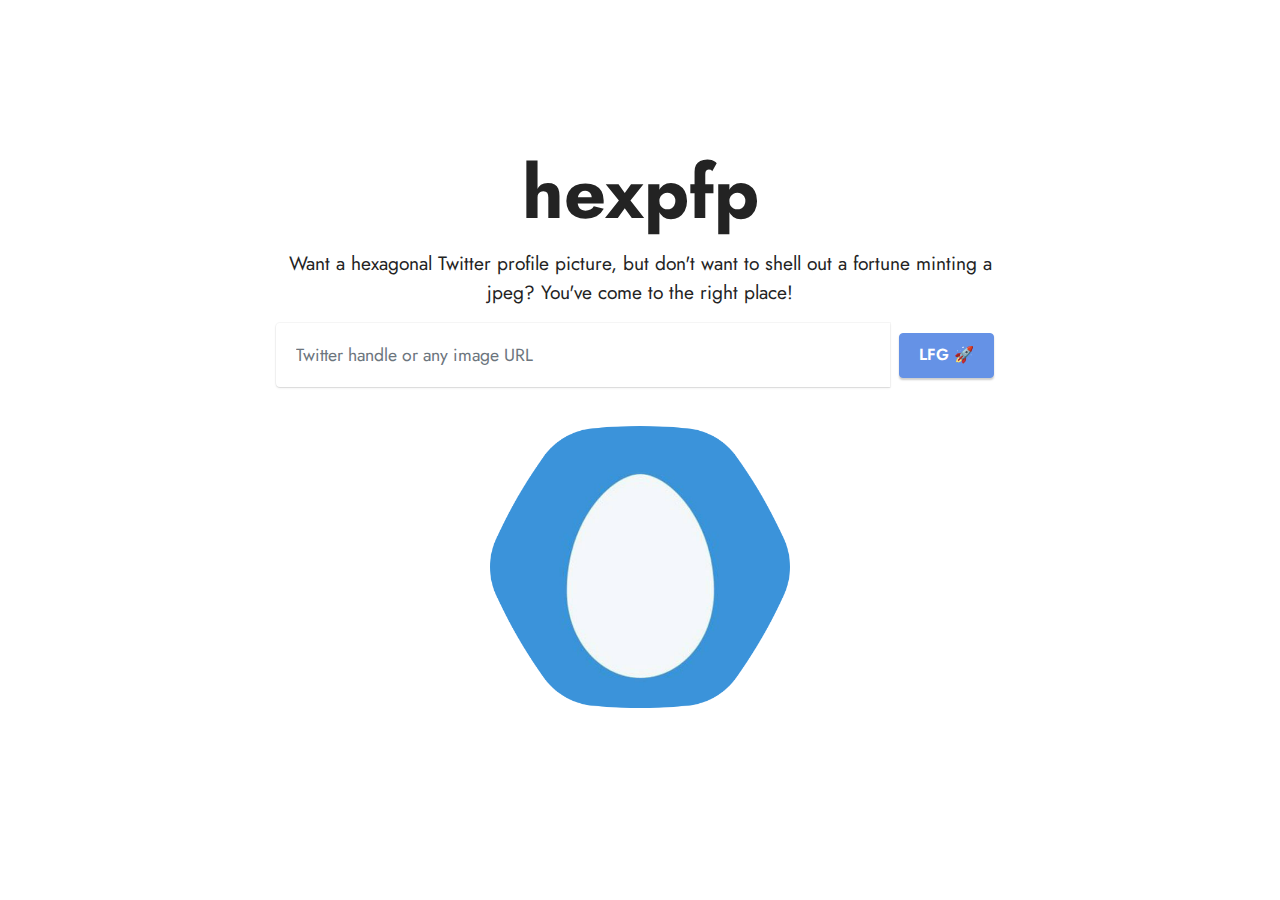
<file: index.html>
<!DOCTYPE html>
<html>

<head>
    <!-- Site made with Mobirise Website Builder v5.5.8, https://mobirise.com -->
    <meta charset="UTF-8">
    <meta http-equiv="X-UA-Compatible" content="IE=edge">
    <meta name="viewport" content="width=device-width, initial-scale=1, minimum-scale=1">
    <link rel="shortcut icon" href="egg.png" type="image/x-icon">
    <meta name="description" content="">
    <style>
        canvas {
            padding: 0;
            margin: auto;
            display: block;
            width: 500px;
        }
    </style>
    <title>hexpfp</title>
    <link rel="stylesheet" href="assets/bootstrap/css/bootstrap.min.css">
    <link rel="stylesheet" href="assets/bootstrap/css/bootstrap-grid.min.css">
    <link rel="stylesheet" href="assets/bootstrap/css/bootstrap-reboot.min.css">
    <link rel="stylesheet" href="assets/theme/css/style.css">
    <link rel="preload"
        href="https://fonts.googleapis.com/css?family=Jost:100,200,300,400,500,600,700,800,900,100i,200i,300i,400i,500i,600i,700i,800i,900i&display=swap"
        as="style" onload="this.onload=null;this.rel='stylesheet'">
    <noscript>
        <link rel="stylesheet"
            href="https://fonts.googleapis.com/css?family=Jost:100,200,300,400,500,600,700,800,900,100i,200i,300i,400i,500i,600i,700i,800i,900i&display=swap">
    </noscript>
    <link rel="preload" as="style" href="assets/mobirise/css/mbr-additional.css">
    <link rel="stylesheet" href="assets/mobirise/css/mbr-additional.css" type="text/css">
    <script>
        /**
        * By Ken Fyrstenberg Nilsen
        *
        * drawImageProp(context, image [, x, y, width, height [,offsetX, offsetY]])
        *
        * If image and context are only arguments rectangle will equal canvas
        */
        function drawImageProp(ctx, img, x, y, w, h, offsetX, offsetY) {

            if (arguments.length === 2) {
                x = y = 0;
                w = ctx.canvas.width;
                h = ctx.canvas.height;
            }

            // default offset is center
            offsetX = typeof offsetX === "number" ? offsetX : 0.5;
            offsetY = typeof offsetY === "number" ? offsetY : 0.5;

            // keep bounds [0.0, 1.0]
            if (offsetX < 0) offsetX = 0;
            if (offsetY < 0) offsetY = 0;
            if (offsetX > 1) offsetX = 1;
            if (offsetY > 1) offsetY = 1;

            var iw = img.width,
                ih = img.height,
                r = Math.min(w / iw, h / ih),
                nw = iw * r,   // new prop. width
                nh = ih * r,   // new prop. height
                cx, cy, cw, ch, ar = 1;

            // decide which gap to fill    
            if (nw < w) ar = w / nw;
            if (Math.abs(ar - 1) < 1e-14 && nh < h) ar = h / nh;  // updated
            nw *= ar;
            nh *= ar;

            // calc source rectangle
            cw = iw / (nw / w);
            ch = ih / (nh / h);

            cx = (iw - cw) * offsetX;
            cy = (ih - ch) * offsetY;

            // make sure source rectangle is valid
            if (cx < 0) cx = 0;
            if (cy < 0) cy = 0;
            if (cw > iw) cw = iw;
            if (ch > ih) ch = ih;

            // fill image in dest. rectangle
            ctx.drawImage(img, cx, cy, cw, ch, x, y, w, h);
        }
    </script>

    <script>
        var download = function () {
            var link = document.createElement('a');
            link.download = 'hexpfp.jpg';
            link.href = document.getElementById('myCanvas').toDataURL()
            link.click();
        }
    </script>
    <!-- Global site tag (gtag.js) - Google Analytics -->
    <script async src="https://www.googletagmanager.com/gtag/js?id=G-CQMLFTJLY4"></script>
    <script>
        window.dataLayer = window.dataLayer || [];
        function gtag() { dataLayer.push(arguments); }
        gtag('js', new Date());

        gtag('config', 'G-CQMLFTJLY4');

    </script>
</head>

<body>

    <section data-bs-version="5.1" class="header16 cid-sV5UiUUqaT mbr-fullscreen" id="header16-o">

        <div class="container">
            <div class="row justify-content-center">
                <div class="col-12 col-lg-8">
                    <h1 class="mbr-section-title mbr-fonts-style mb-3 display-1"><strong>hexpfp</strong></h1>
                    <p class="mbr-text mbr-fonts-style display-7">
                        Want a hexagonal Twitter profile picture, but don't want to shell out a fortune minting a
                        jpeg? You've come to the right place!</p>
                    <div id='screen1' style="display: block;">
                        <div class="input-group ">
                            <input id="enteredValue" type="text" class="form-control"
                                placeholder="Twitter handle or any image URL">
                            <div class="input-group-append">
                                <button onclick="LFG()" class="btn btn-primary" type="button">LFG 🚀</button>
                            </div>
                        </div>
                        <div style="/*border: 1px black solid;*/ width: 300px; margin: 30px auto;">
                            <img src='egg.jpg'>
                        </div>
                    </div>
                    <div id='screen2' style="display: none;">
                        <div id='loader' style="/*border: 1px black solid;*/ width: 64px; margin: 0 auto;">
                            <img src='btc_spin.gif'>
                        </div>
                        <div id='screen2Content' style="display: none;">
                            <div width="500px" height="500px" style="/*border: 1px black solid;*/">

                                <canvas id="myCanvas" width="500" height="500" style="/*border: 1px black solid;*/">
                                </canvas>
                            </div>
                            <div class="mbr-section-btn mt-3" onclick="download()"><a
                                    class="btn btn-primary display-4"><strike>Mint</strike>&nbsp;Download!</a>
                            </div>
                        </div>
                    </div>

                </div>
            </div>
        </div>
    </section>

    <script src="assets/bootstrap/js/bootstrap.bundle.min.js"></script>
    <script src="assets/smoothscroll/smooth-scroll.js"></script>

    <script>
        var Draw = function (url) {
            var c = document.getElementById("myCanvas");
            var ctx = c.getContext("2d");

            ctx.fillStyle = "white";
            ctx.fillRect(0, 0, c.width, c.height);
            // Our guide circle to make sure the image fits
            /*
            ctx.beginPath();
            ctx.arc(250, 250, 250, 0, 2 * Math.PI);
            ctx.stroke();
            */

            ctx.scale(2.5, 2.5)
            let p = new Path2D('M193.248 69.51C185.95 54.1634 177.44 39.4234 167.798 25.43L164.688 20.96C160.859 15.4049 155.841 10.7724 149.998 7.3994C144.155 4.02636 137.633 1.99743 130.908 1.46004L125.448 1.02004C108.508 -0.340012 91.4873 -0.340012 74.5479 1.02004L69.0879 1.46004C62.3625 1.99743 55.8413 4.02636 49.9981 7.3994C44.155 10.7724 39.1367 15.4049 35.3079 20.96L32.1979 25.47C22.5561 39.4634 14.0458 54.2034 6.74789 69.55L4.39789 74.49C1.50233 80.5829 0 87.2441 0 93.99C0 100.736 1.50233 107.397 4.39789 113.49L6.74789 118.43C14.0458 133.777 22.5561 148.517 32.1979 162.51L35.3079 167.02C39.1367 172.575 44.155 177.208 49.9981 180.581C55.8413 183.954 62.3625 185.983 69.0879 186.52L74.5479 186.96C91.4873 188.32 108.508 188.32 125.448 186.96L130.908 186.52C137.638 185.976 144.163 183.938 150.006 180.554C155.85 177.17 160.865 172.526 164.688 166.96L167.798 162.45C177.44 148.457 185.95 133.717 193.248 118.37L195.598 113.43C198.493 107.337 199.996 100.676 199.996 93.93C199.996 87.1841 198.493 80.5229 195.598 74.43L193.248 69.51Z');
            ctx.translate(0, 6);
            //ctx.fill(p) 

            ctx.clip(p)
            ctx.scale(1, 1);
            var img = new Image();   // Create new img element
            img.setAttribute('crossOrigin', 'anonymous');
            img.src = url; // Set source path


            img.addEventListener('load', function () {
                // execute drawImage statements here
                document.getElementById("loader").style.display = "None";
                document.getElementById("screen2Content").style.display = "Block";
                drawImageProp(ctx, img, 0, 0, 200, 200);
            }, false);
        }

        function is_url(str) {
            regexp = /^(?:(?:https?|ftp):\/\/)?(?:(?!(?:10|127)(?:\.\d{1,3}){3})(?!(?:169\.254|192\.168)(?:\.\d{1,3}){2})(?!172\.(?:1[6-9]|2\d|3[0-1])(?:\.\d{1,3}){2})(?:[1-9]\d?|1\d\d|2[01]\d|22[0-3])(?:\.(?:1?\d{1,2}|2[0-4]\d|25[0-5])){2}(?:\.(?:[1-9]\d?|1\d\d|2[0-4]\d|25[0-4]))|(?:(?:[a-z\u00a1-\uffff0-9]-*)*[a-z\u00a1-\uffff0-9]+)(?:\.(?:[a-z\u00a1-\uffff0-9]-*)*[a-z\u00a1-\uffff0-9]+)*(?:\.(?:[a-z\u00a1-\uffff]{2,})))(?::\d{2,5})?(?:\/\S*)?$/;
            if (regexp.test(str)) {
                return true;
            }
            else {
                return false;
            }
        }

        function LFG() {
            var input = document.getElementById('enteredValue').value

            if (input.length < 3) {
                alert('Not a valid input')
                return
            }
            //ga('send', 'event', 'Inputs', input);
            document.getElementById("screen1").style.display = "None";
            document.getElementById("screen2").style.display = "Block";
            if (is_url(input)) {
                Draw(input)
            }
            else {
                Draw('https://unavatar.io/twitter/' + input)
            }
        }
    </script>

</body>

</html>
</file>
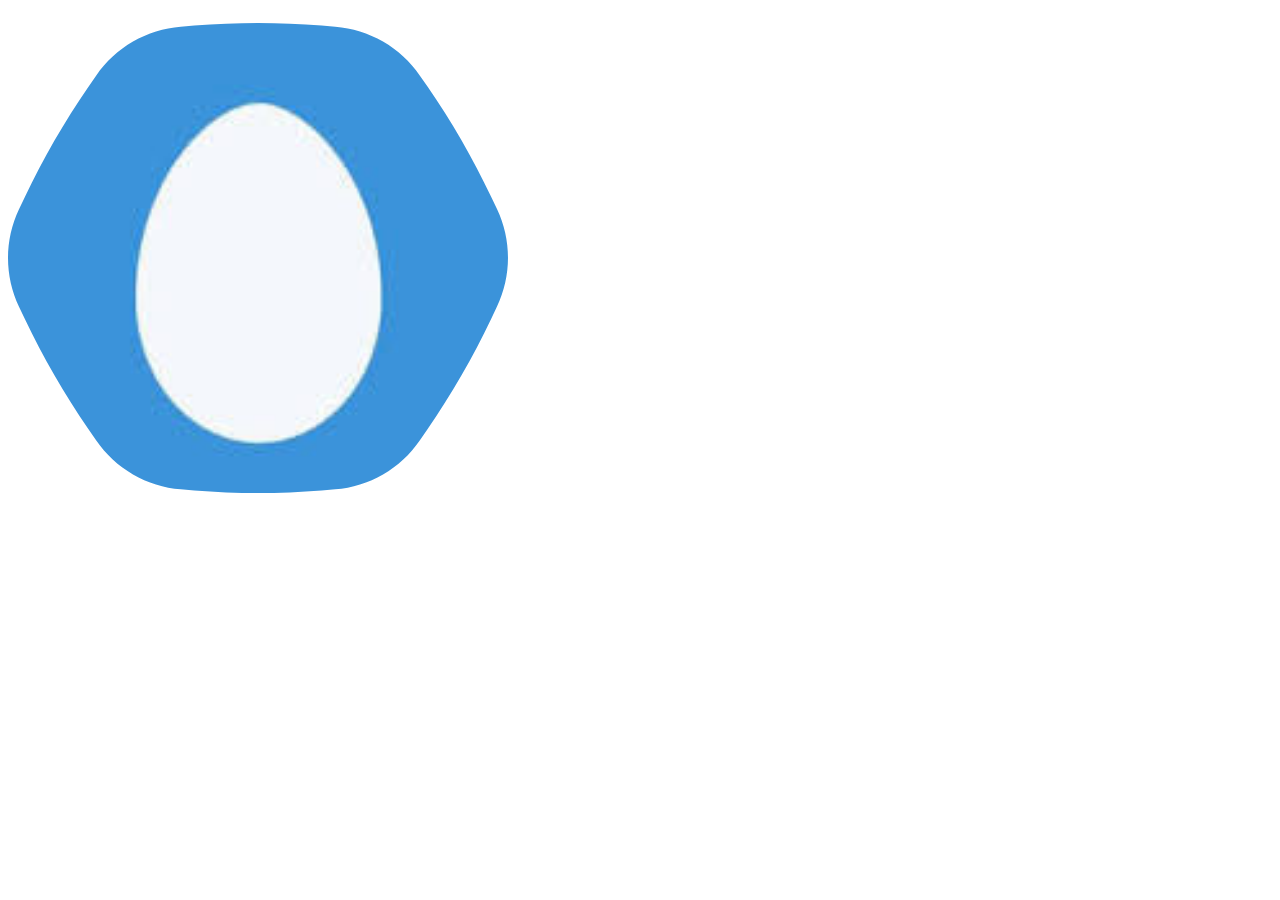
<file: canvas-test.html>
<html>
	<head>
		<script>
		/**
		* By Ken Fyrstenberg Nilsen
		*
		* drawImageProp(context, image [, x, y, width, height [,offsetX, offsetY]])
		*
		* If image and context are only arguments rectangle will equal canvas
		*/
		function drawImageProp(ctx, img, x, y, w, h, offsetX, offsetY) {

		if (arguments.length === 2) {
			x = y = 0;
			w = ctx.canvas.width;
			h = ctx.canvas.height;
		}

		// default offset is center
		offsetX = typeof offsetX === "number" ? offsetX : 0.5;
		offsetY = typeof offsetY === "number" ? offsetY : 0.5;

		// keep bounds [0.0, 1.0]
		if (offsetX < 0) offsetX = 0;
		if (offsetY < 0) offsetY = 0;
		if (offsetX > 1) offsetX = 1;
		if (offsetY > 1) offsetY = 1;

		var iw = img.width,
			ih = img.height,
			r = Math.min(w / iw, h / ih),
			nw = iw * r,   // new prop. width
			nh = ih * r,   // new prop. height
			cx, cy, cw, ch, ar = 1;

		// decide which gap to fill    
		if (nw < w) ar = w / nw;                             
		if (Math.abs(ar - 1) < 1e-14 && nh < h) ar = h / nh;  // updated
		nw *= ar;
		nh *= ar;

		// calc source rectangle
		cw = iw / (nw / w);
		ch = ih / (nh / h);

		cx = (iw - cw) * offsetX;
		cy = (ih - ch) * offsetY;

		// make sure source rectangle is valid
		if (cx < 0) cx = 0;
		if (cy < 0) cy = 0;
		if (cw > iw) cw = iw;
		if (ch > ih) ch = ih;

		// fill image in dest. rectangle
		ctx.drawImage(img, cx, cy, cw, ch,  x, y, w, h);
		}
		</script>
	</head>
	<body>
		<canvas id="myCanvas" width="500" height="500"  style="/*border: 1px black solid;*/" >
		</canvas>
		<script>
			var c = document.getElementById("myCanvas");
			var ctx = c.getContext("2d");
			/*
			ctx.fillStyle = "white";
			ctx.fillRect(0, 0, c.width, c.height);*/
			// Our guide circle to make sure the image fits
			/*
			ctx.beginPath();
			ctx.arc(250, 250, 250, 0, 2 * Math.PI);
			ctx.stroke();
			*/
			
			ctx.scale(2.5,2.5)
			let p = new Path2D('M193.248 69.51C185.95 54.1634 177.44 39.4234 167.798 25.43L164.688 20.96C160.859 15.4049 155.841 10.7724 149.998 7.3994C144.155 4.02636 137.633 1.99743 130.908 1.46004L125.448 1.02004C108.508 -0.340012 91.4873 -0.340012 74.5479 1.02004L69.0879 1.46004C62.3625 1.99743 55.8413 4.02636 49.9981 7.3994C44.155 10.7724 39.1367 15.4049 35.3079 20.96L32.1979 25.47C22.5561 39.4634 14.0458 54.2034 6.74789 69.55L4.39789 74.49C1.50233 80.5829 0 87.2441 0 93.99C0 100.736 1.50233 107.397 4.39789 113.49L6.74789 118.43C14.0458 133.777 22.5561 148.517 32.1979 162.51L35.3079 167.02C39.1367 172.575 44.155 177.208 49.9981 180.581C55.8413 183.954 62.3625 185.983 69.0879 186.52L74.5479 186.96C91.4873 188.32 108.508 188.32 125.448 186.96L130.908 186.52C137.638 185.976 144.163 183.938 150.006 180.554C155.85 177.17 160.865 172.526 164.688 166.96L167.798 162.45C177.44 148.457 185.95 133.717 193.248 118.37L195.598 113.43C198.493 107.337 199.996 100.676 199.996 93.93C199.996 87.1841 198.493 80.5229 195.598 74.43L193.248 69.51Z');
			ctx.translate(0, 6);
			//ctx.fill(p) 
			
			ctx.clip(p)
			ctx.scale(1, 1);
			var img = new Image();   // Create new img element
			img.setAttribute('crossOrigin', 'anonymous');
			img.src = '[data-uri]'; // Set source path
			img.addEventListener('load', function() {
			// execute drawImage statements here
				drawImageProp(ctx, img, 0, 0, 200, 200);
				
			}, false);
			
			</script>
			<script>
				var download = function(){
					var link = document.createElement('a');
					link.download = 'egg.png';
					link.href = document.getElementById('myCanvas').toDataURL()
					link.click();
				}
			</script>
	</body>
</html>
</file>
<file: assets/theme/css/style.css>
@charset "UTF-8";
section {
  background-color: #ffffff;
}

body {
  font-style: normal;
  line-height: 1.5;
  font-weight: 400;
  color: #232323;
  position: relative;
}

button {
  background-color: transparent;
  border-color: transparent;
}

section,
.container,
.container-fluid {
  position: relative;
  word-wrap: break-word;
}

a.mbr-iconfont:hover {
  text-decoration: none;
}

.article .lead p,
.article .lead ul,
.article .lead ol,
.article .lead pre,
.article .lead blockquote {
  margin-bottom: 0;
}

a {
  font-style: normal;
  font-weight: 400;
  cursor: pointer;
}
a, a:hover {
  text-decoration: none;
}

.mbr-section-title {
  font-style: normal;
  line-height: 1.3;
}

.mbr-section-subtitle {
  line-height: 1.3;
}

.mbr-text {
  font-style: normal;
  line-height: 1.7;
}

h1,
h2,
h3,
h4,
h5,
h6,
.display-1,
.display-2,
.display-4,
.display-5,
.display-7,
span,
p,
a {
  line-height: 1;
  word-break: break-word;
  word-wrap: break-word;
  font-weight: 400;
}

b,
strong {
  font-weight: bold;
}

input:-webkit-autofill, input:-webkit-autofill:hover, input:-webkit-autofill:focus, input:-webkit-autofill:active {
  transition-delay: 9999s;
  -webkit-transition-property: background-color, color;
  transition-property: background-color, color;
}

textarea[type=hidden] {
  display: none;
}

section {
  background-position: 50% 50%;
  background-repeat: no-repeat;
  background-size: cover;
}
section .mbr-background-video,
section .mbr-background-video-preview {
  position: absolute;
  bottom: 0;
  left: 0;
  right: 0;
  top: 0;
}

.hidden {
  visibility: hidden;
}

.mbr-z-index20 {
  z-index: 20;
}

/*! Base colors */
.mbr-white {
  color: #ffffff;
}

.mbr-black {
  color: #111111;
}

.mbr-bg-white {
  background-color: #ffffff;
}

.mbr-bg-black {
  background-color: #000000;
}

/*! Text-aligns */
.align-left {
  text-align: left;
}

.align-center {
  text-align: center;
}

.align-right {
  text-align: right;
}

/*! Font-weight  */
.mbr-light {
  font-weight: 300;
}

.mbr-regular {
  font-weight: 400;
}

.mbr-semibold {
  font-weight: 500;
}

.mbr-bold {
  font-weight: 700;
}

/*! Media  */
.media-content {
  flex-basis: 100%;
}

.media-container-row {
  display: flex;
  flex-direction: row;
  flex-wrap: wrap;
  justify-content: center;
  align-content: center;
  align-items: start;
}
.media-container-row .media-size-item {
  width: 400px;
}

.media-container-column {
  display: flex;
  flex-direction: column;
  flex-wrap: wrap;
  justify-content: center;
  align-content: center;
  align-items: stretch;
}
.media-container-column > * {
  width: 100%;
}

@media (min-width: 992px) {
  .media-container-row {
    flex-wrap: nowrap;
  }
}
figure {
  margin-bottom: 0;
  overflow: hidden;
}

figure[mbr-media-size] {
  transition: width 0.1s;
}

img,
iframe {
  display: block;
  width: 100%;
}

.card {
  background-color: transparent;
  border: none;
}

.card-box {
  width: 100%;
}

.card-img {
  text-align: center;
  flex-shrink: 0;
  -webkit-flex-shrink: 0;
}

.media {
  max-width: 100%;
  margin: 0 auto;
}

.mbr-figure {
  align-self: center;
}

.media-container > div {
  max-width: 100%;
}

.mbr-figure img,
.card-img img {
  width: 100%;
}

@media (max-width: 991px) {
  .media-size-item {
    width: auto !important;
  }

  .media {
    width: auto;
  }

  .mbr-figure {
    width: 100% !important;
  }
}
/*! Buttons */
.mbr-section-btn {
  margin-left: -0.6rem;
  margin-right: -0.6rem;
  font-size: 0;
}

.btn {
  font-weight: 600;
  border-width: 1px;
  font-style: normal;
  margin: 0.6rem 0.6rem;
  white-space: normal;
  transition: all 0.2s ease-in-out;
  display: inline-flex;
  align-items: center;
  justify-content: center;
  word-break: break-word;
}

.btn-sm {
  font-weight: 600;
  letter-spacing: 0px;
  transition: all 0.3s ease-in-out;
}

.btn-md {
  font-weight: 600;
  letter-spacing: 0px;
  transition: all 0.3s ease-in-out;
}

.btn-lg {
  font-weight: 600;
  letter-spacing: 0px;
  transition: all 0.3s ease-in-out;
}

.btn-form {
  margin: 0;
}
.btn-form:hover {
  cursor: pointer;
}

nav .mbr-section-btn {
  margin-left: 0rem;
  margin-right: 0rem;
}

/*! Btn icon margin */
.btn .mbr-iconfont,
.btn.btn-sm .mbr-iconfont {
  order: 1;
  cursor: pointer;
  margin-left: 0.5rem;
  vertical-align: sub;
}

.btn.btn-md .mbr-iconfont,
.btn.btn-md .mbr-iconfont {
  margin-left: 0.8rem;
}

.mbr-regular {
  font-weight: 400;
}

.mbr-semibold {
  font-weight: 500;
}

.mbr-bold {
  font-weight: 700;
}

[type=submit] {
  -webkit-appearance: none;
}

/*! Full-screen */
.mbr-fullscreen .mbr-overlay {
  min-height: 100vh;
}

.mbr-fullscreen {
  display: flex;
  display: -moz-flex;
  display: -ms-flex;
  display: -o-flex;
  align-items: center;
  min-height: 100vh;
  padding-top: 3rem;
  padding-bottom: 3rem;
}

/*! Map */
.map {
  height: 25rem;
  position: relative;
}
.map iframe {
  width: 100%;
  height: 100%;
}

/*! Scroll to top arrow */
.mbr-arrow-up {
  bottom: 25px;
  right: 90px;
  position: fixed;
  text-align: right;
  z-index: 5000;
  color: #ffffff;
  font-size: 22px;
}

.mbr-arrow-up a {
  background: rgba(0, 0, 0, 0.2);
  border-radius: 50%;
  color: #fff;
  display: inline-block;
  height: 60px;
  width: 60px;
  border: 2px solid #fff;
  outline-style: none !important;
  position: relative;
  text-decoration: none;
  transition: all 0.3s ease-in-out;
  cursor: pointer;
  text-align: center;
}
.mbr-arrow-up a:hover {
  background-color: rgba(0, 0, 0, 0.4);
}
.mbr-arrow-up a i {
  line-height: 60px;
}

.mbr-arrow-up-icon {
  display: block;
  color: #fff;
}

.mbr-arrow-up-icon::before {
  content: "›";
  display: inline-block;
  font-family: serif;
  font-size: 22px;
  line-height: 1;
  font-style: normal;
  position: relative;
  top: 6px;
  left: -4px;
  transform: rotate(-90deg);
}

/*! Arrow Down */
.mbr-arrow {
  position: absolute;
  bottom: 45px;
  left: 50%;
  width: 60px;
  height: 60px;
  cursor: pointer;
  background-color: rgba(80, 80, 80, 0.5);
  border-radius: 50%;
  transform: translateX(-50%);
}
@media (max-width: 767px) {
  .mbr-arrow {
    display: none;
  }
}
.mbr-arrow > a {
  display: inline-block;
  text-decoration: none;
  outline-style: none;
  -webkit-animation: arrowdown 1.7s ease-in-out infinite;
          animation: arrowdown 1.7s ease-in-out infinite;
  color: #ffffff;
}
.mbr-arrow > a > i {
  position: absolute;
  top: -2px;
  left: 15px;
  font-size: 2rem;
}

#scrollToTop a i::before {
  content: "";
  position: absolute;
  display: block;
  border-bottom: 2.5px solid #fff;
  border-left: 2.5px solid #fff;
  width: 27.8%;
  height: 27.8%;
  left: 50%;
  top: 51%;
  transform: translateY(-30%) translateX(-50%) rotate(135deg);
}

@keyframes arrowdown {
  0% {
    transform: translateY(0px);
  }
  50% {
    transform: translateY(-5px);
  }
  100% {
    transform: translateY(0px);
  }
}
@-webkit-keyframes arrowdown {
  0% {
    transform: translateY(0px);
  }
  50% {
    transform: translateY(-5px);
  }
  100% {
    transform: translateY(0px);
  }
}
@media (max-width: 500px) {
  .mbr-arrow-up {
    left: 0;
    right: 0;
    text-align: center;
  }
}
/*Gradients animation*/
@keyframes gradient-animation {
  from {
    background-position: 0% 100%;
    -webkit-animation-timing-function: ease-in-out;
            animation-timing-function: ease-in-out;
  }
  to {
    background-position: 100% 0%;
    -webkit-animation-timing-function: ease-in-out;
            animation-timing-function: ease-in-out;
  }
}
@-webkit-keyframes gradient-animation {
  from {
    background-position: 0% 100%;
    -webkit-animation-timing-function: ease-in-out;
            animation-timing-function: ease-in-out;
  }
  to {
    background-position: 100% 0%;
    -webkit-animation-timing-function: ease-in-out;
            animation-timing-function: ease-in-out;
  }
}
.bg-gradient {
  background-size: 200% 200%;
  animation: gradient-animation 5s infinite alternate;
  -webkit-animation: gradient-animation 5s infinite alternate;
}

.menu .navbar-brand {
  display: -webkit-flex;
}
.menu .navbar-brand span {
  display: flex;
  display: -webkit-flex;
}
.menu .navbar-brand .navbar-caption-wrap {
  display: -webkit-flex;
}
.menu .navbar-brand .navbar-logo img {
  display: -webkit-flex;
  width: auto;
}
@media (min-width: 768px) and (max-width: 991px) {
  .menu .navbar-toggleable-sm .navbar-nav {
    display: -ms-flexbox;
  }
}
@media (max-width: 991px) {
  .menu .navbar-collapse {
    max-height: 93.5vh;
  }
  .menu .navbar-collapse.show {
    overflow: auto;
  }
}
@media (min-width: 992px) {
  .menu .navbar-nav.nav-dropdown {
    display: -webkit-flex;
  }
  .menu .navbar-toggleable-sm .navbar-collapse {
    display: -webkit-flex !important;
  }
  .menu .collapsed .navbar-collapse {
    max-height: 93.5vh;
  }
  .menu .collapsed .navbar-collapse.show {
    overflow: auto;
  }
}
@media (max-width: 767px) {
  .menu .navbar-collapse {
    max-height: 80vh;
  }
}

.nav-link .mbr-iconfont {
  margin-right: 0.5rem;
}

.navbar {
  display: -webkit-flex;
  -webkit-flex-wrap: wrap;
  -webkit-align-items: center;
  -webkit-justify-content: space-between;
}

.navbar-collapse {
  -webkit-flex-basis: 100%;
  -webkit-flex-grow: 1;
  -webkit-align-items: center;
}

.nav-dropdown .link {
  padding: 0.667em 1.667em !important;
  margin: 0 !important;
}

.nav {
  display: -webkit-flex;
  -webkit-flex-wrap: wrap;
}

.row {
  display: -webkit-flex;
  -webkit-flex-wrap: wrap;
}

.justify-content-center {
  -webkit-justify-content: center;
}

.form-inline {
  display: -webkit-flex;
}

.card-wrapper {
  -webkit-flex: 1;
}

.carousel-control {
  z-index: 10;
  display: -webkit-flex;
}

.carousel-controls {
  display: -webkit-flex;
}

.media {
  display: -webkit-flex;
}

.form-group:focus {
  outline: none;
}

.jq-selectbox__select {
  padding: 7px 0;
  position: relative;
}

.jq-selectbox__dropdown {
  overflow: hidden;
  border-radius: 10px;
  position: absolute;
  top: 100%;
  left: 0 !important;
  width: 100% !important;
}

.jq-selectbox__trigger-arrow {
  right: 0;
  transform: translateY(-50%);
}

.jq-selectbox li {
  padding: 1.07em 0.5em;
}

input[type=range] {
  padding-left: 0 !important;
  padding-right: 0 !important;
}

.modal-dialog,
.modal-content {
  height: 100%;
}

.modal-dialog .carousel-inner {
  height: calc(100vh - 1.75rem);
}
@media (max-width: 575px) {
  .modal-dialog .carousel-inner {
    height: calc(100vh - 1rem);
  }
}

.carousel-item {
  text-align: center;
}

.carousel-item img {
  margin: auto;
}

.navbar-toggler {
  align-self: flex-start;
  padding: 0.25rem 0.75rem;
  font-size: 1.25rem;
  line-height: 1;
  background: transparent;
  border: 1px solid transparent;
  border-radius: 0.25rem;
}

.navbar-toggler:focus,
.navbar-toggler:hover {
  text-decoration: none;
  box-shadow: none;
}

.navbar-toggler-icon {
  display: inline-block;
  width: 1.5em;
  height: 1.5em;
  vertical-align: middle;
  content: "";
  background: no-repeat center center;
  background-size: 100% 100%;
}

.navbar-toggler-left {
  position: absolute;
  left: 1rem;
}

.navbar-toggler-right {
  position: absolute;
  right: 1rem;
}

.card-img {
  width: auto;
}

.menu .navbar.collapsed:not(.beta-menu) {
  flex-direction: column;
}

.carousel-item.active,
.carousel-item-next,
.carousel-item-prev {
  display: flex;
}

.note-air-layout .dropup .dropdown-menu,
.note-air-layout .navbar-fixed-bottom .dropdown .dropdown-menu {
  bottom: initial !important;
}

html,
body {
  height: auto;
  min-height: 100vh;
}

.dropup .dropdown-toggle::after {
  display: none;
}

.form-asterisk {
  font-family: initial;
  position: absolute;
  top: -2px;
  font-weight: normal;
}

.form-control-label {
  position: relative;
  cursor: pointer;
  margin-bottom: 0.357em;
  padding: 0;
}

.alert {
  color: #ffffff;
  border-radius: 0;
  border: 0;
  font-size: 1.1rem;
  line-height: 1.5;
  margin-bottom: 1.875rem;
  padding: 1.25rem;
  position: relative;
  text-align: center;
}
.alert.alert-form::after {
  background-color: inherit;
  bottom: -7px;
  content: "";
  display: block;
  height: 14px;
  left: 50%;
  margin-left: -7px;
  position: absolute;
  transform: rotate(45deg);
  width: 14px;
}

.form-control {
  background-color: #ffffff;
  background-clip: border-box;
  color: #232323;
  line-height: 1rem !important;
  height: auto;
  padding: 0.6rem 1.2rem;
  transition: border-color 0.25s ease 0s;
  border: 1px solid transparent !important;
  border-radius: 4px;
  box-shadow: rgba(0, 0, 0, 0.07) 0px 1px 1px 0px, rgba(0, 0, 0, 0.07) 0px 1px 3px 0px, rgba(0, 0, 0, 0.03) 0px 0px 0px 1px;
}
.form-active .form-control:invalid {
  border-color: red;
}

form .row {
  margin-left: -0.6rem;
  margin-right: -0.6rem;
}
form .row [class*=col] {
  padding-left: 0.6rem;
  padding-right: 0.6rem;
}

form .mbr-section-btn {
  margin: 0;
  padding-left: 0.6rem;
  padding-right: 0.6rem;
}

form .btn {
  display: flex;
  padding: 0.6rem 1.2rem;
  margin: 0;
}

form .form-check-input {
  margin-top: 0.5;
}

textarea.form-control {
  line-height: 1.5rem !important;
}

.form-group {
  margin-bottom: 1.2rem;
}

.form-control,
form .btn {
  min-height: 48px;
}

.gdpr-block label span.textGDPR input[name=gdpr] {
  top: 7px;
}

.form-control:focus {
  box-shadow: none;
}

:focus {
  outline: none;
}

.mbr-overlay {
  background-color: #000;
  bottom: 0;
  left: 0;
  opacity: 0.5;
  position: absolute;
  right: 0;
  top: 0;
  z-index: 0;
  pointer-events: none;
}

blockquote {
  font-style: italic;
  padding: 3rem;
  font-size: 1.09rem;
  position: relative;
  border-left: 3px solid;
}

ul,
ol,
pre,
blockquote {
  margin-bottom: 2.3125rem;
}

.mt-4 {
  margin-top: 2rem !important;
}

.mb-4 {
  margin-bottom: 2rem !important;
}

@media (min-width: 992px) {
  .container {
    padding-left: 16px;
    padding-right: 16px;
  }

  .row {
    margin-left: -16px;
    margin-right: -16px;
  }
  .row > [class*=col] {
    padding-left: 16px;
    padding-right: 16px;
  }
}
@media (min-width: 768px) {
  .container-fluid {
    padding-left: 32px;
    padding-right: 32px;
  }
}
@media (min-width: 768px) and (max-width: 991px) {
  .mbr-container {
    padding-left: 32px;
    padding-right: 32px;
  }
}
@media (max-width: 767px) {
  .mbr-container {
    padding-left: 16px;
    padding-right: 16px;
  }
}
.card-wrapper,
.item-wrapper {
  overflow: hidden;
}

.app-video-wrapper > img {
  opacity: 1;
}

.item {
  position: relative;
}

.dropdown-menu .dropdown-menu {
  left: 100%;
}

.dropdown-item + .dropdown-menu {
  display: none;
}

.dropdown-item:hover + .dropdown-menu,
.dropdown-menu:hover {
  display: block;
}

@media (min-aspect-ratio: 16/9) {
  .mbr-video-foreground {
    height: 300% !important;
    top: -100% !important;
  }
}
@media (max-aspect-ratio: 16/9) {
  .mbr-video-foreground {
    width: 300% !important;
    left: -100% !important;
  }
}.engine {
	position: absolute;
	text-indent: -2400px;
	text-align: center;
	padding: 0;
	top: 0;
	left: -2400px;
}
</file>
<file: assets/mobirise/css/mbr-additional.css>
body {
  font-family: Jost;
}
.display-1 {
  font-family: 'Jost', sans-serif;
  font-size: 4.6rem;
  line-height: 1.1;
}
.display-1 > .mbr-iconfont {
  font-size: 5.75rem;
}
.display-2 {
  font-family: 'Jost', sans-serif;
  font-size: 3rem;
  line-height: 1.1;
}
.display-2 > .mbr-iconfont {
  font-size: 3.75rem;
}
.display-4 {
  font-family: 'Jost', sans-serif;
  font-size: 1.1rem;
  line-height: 1.5;
}
.display-4 > .mbr-iconfont {
  font-size: 1.375rem;
}
.display-5 {
  font-family: 'Jost', sans-serif;
  font-size: 2.2rem;
  line-height: 1.5;
}
.display-5 > .mbr-iconfont {
  font-size: 2.75rem;
}
.display-7 {
  font-family: 'Jost', sans-serif;
  font-size: 1.2rem;
  line-height: 1.5;
}
.display-7 > .mbr-iconfont {
  font-size: 1.5rem;
}
/* ---- Fluid typography for mobile devices ---- */
/* 1.4 - font scale ratio ( bootstrap == 1.42857 ) */
/* 100vw - current viewport width */
/* (48 - 20)  48 == 48rem == 768px, 20 == 20rem == 320px(minimal supported viewport) */
/* 0.65 - min scale variable, may vary */
@media (max-width: 992px) {
  .display-1 {
    font-size: 3.68rem;
  }
}
@media (max-width: 768px) {
  .display-1 {
    font-size: 3.22rem;
    font-size: calc( 2.26rem + (4.6 - 2.26) * ((100vw - 20rem) / (48 - 20)));
    line-height: calc( 1.1 * (2.26rem + (4.6 - 2.26) * ((100vw - 20rem) / (48 - 20))));
  }
  .display-2 {
    font-size: 2.4rem;
    font-size: calc( 1.7rem + (3 - 1.7) * ((100vw - 20rem) / (48 - 20)));
    line-height: calc( 1.3 * (1.7rem + (3 - 1.7) * ((100vw - 20rem) / (48 - 20))));
  }
  .display-4 {
    font-size: 0.88rem;
    font-size: calc( 1.0350000000000001rem + (1.1 - 1.0350000000000001) * ((100vw - 20rem) / (48 - 20)));
    line-height: calc( 1.4 * (1.0350000000000001rem + (1.1 - 1.0350000000000001) * ((100vw - 20rem) / (48 - 20))));
  }
  .display-5 {
    font-size: 1.76rem;
    font-size: calc( 1.42rem + (2.2 - 1.42) * ((100vw - 20rem) / (48 - 20)));
    line-height: calc( 1.4 * (1.42rem + (2.2 - 1.42) * ((100vw - 20rem) / (48 - 20))));
  }
  .display-7 {
    font-size: 0.96rem;
    font-size: calc( 1.07rem + (1.2 - 1.07) * ((100vw - 20rem) / (48 - 20)));
    line-height: calc( 1.4 * (1.07rem + (1.2 - 1.07) * ((100vw - 20rem) / (48 - 20))));
  }
}
/* Buttons */
.btn {
  padding: 0.6rem 1.2rem;
  border-radius: 4px;
}
.btn-sm {
  padding: 0.6rem 1.2rem;
  border-radius: 4px;
}
.btn-md {
  padding: 0.6rem 1.2rem;
  border-radius: 4px;
}
.btn-lg {
  padding: 1rem 2.6rem;
  border-radius: 4px;
}
.bg-primary {
  background-color: #6592e6 !important;
}
.bg-success {
  background-color: #40b0bf !important;
}
.bg-info {
  background-color: #47b5ed !important;
}
.bg-warning {
  background-color: #ffe161 !important;
}
.bg-danger {
  background-color: #ff9966 !important;
}
.btn-primary,
.btn-primary:active {
  background-color: #6592e6 !important;
  border-color: #6592e6 !important;
  color: #ffffff !important;
  box-shadow: 0 2px 2px 0 rgba(0, 0, 0, 0.2);
}
.btn-primary:hover,
.btn-primary:focus,
.btn-primary.focus,
.btn-primary.active {
  color: #ffffff !important;
  background-color: #2260d2 !important;
  border-color: #2260d2 !important;
  box-shadow: 0 2px 5px 0 rgba(0, 0, 0, 0.2);
}
.btn-primary.disabled,
.btn-primary:disabled {
  color: #ffffff !important;
  background-color: #2260d2 !important;
  border-color: #2260d2 !important;
}
.btn-secondary,
.btn-secondary:active {
  background-color: #ff6666 !important;
  border-color: #ff6666 !important;
  color: #ffffff !important;
  box-shadow: 0 2px 2px 0 rgba(0, 0, 0, 0.2);
}
.btn-secondary:hover,
.btn-secondary:focus,
.btn-secondary.focus,
.btn-secondary.active {
  color: #ffffff !important;
  background-color: #ff0f0f !important;
  border-color: #ff0f0f !important;
  box-shadow: 0 2px 5px 0 rgba(0, 0, 0, 0.2);
}
.btn-secondary.disabled,
.btn-secondary:disabled {
  color: #ffffff !important;
  background-color: #ff0f0f !important;
  border-color: #ff0f0f !important;
}
.btn-info,
.btn-info:active {
  background-color: #47b5ed !important;
  border-color: #47b5ed !important;
  color: #ffffff !important;
  box-shadow: 0 2px 2px 0 rgba(0, 0, 0, 0.2);
}
.btn-info:hover,
.btn-info:focus,
.btn-info.focus,
.btn-info.active {
  color: #ffffff !important;
  background-color: #148cca !important;
  border-color: #148cca !important;
  box-shadow: 0 2px 5px 0 rgba(0, 0, 0, 0.2);
}
.btn-info.disabled,
.btn-info:disabled {
  color: #ffffff !important;
  background-color: #148cca !important;
  border-color: #148cca !important;
}
.btn-success,
.btn-success:active {
  background-color: #40b0bf !important;
  border-color: #40b0bf !important;
  color: #ffffff !important;
  box-shadow: 0 2px 2px 0 rgba(0, 0, 0, 0.2);
}
.btn-success:hover,
.btn-success:focus,
.btn-success.focus,
.btn-success.active {
  color: #ffffff !important;
  background-color: #2a747e !important;
  border-color: #2a747e !important;
  box-shadow: 0 2px 5px 0 rgba(0, 0, 0, 0.2);
}
.btn-success.disabled,
.btn-success:disabled {
  color: #ffffff !important;
  background-color: #2a747e !important;
  border-color: #2a747e !important;
}
.btn-warning,
.btn-warning:active {
  background-color: #ffe161 !important;
  border-color: #ffe161 !important;
  color: #614f00 !important;
  box-shadow: 0 2px 2px 0 rgba(0, 0, 0, 0.2);
}
.btn-warning:hover,
.btn-warning:focus,
.btn-warning.focus,
.btn-warning.active {
  color: #0a0800 !important;
  background-color: #ffd10a !important;
  border-color: #ffd10a !important;
  box-shadow: 0 2px 5px 0 rgba(0, 0, 0, 0.2);
}
.btn-warning.disabled,
.btn-warning:disabled {
  color: #614f00 !important;
  background-color: #ffd10a !important;
  border-color: #ffd10a !important;
}
.btn-danger,
.btn-danger:active {
  background-color: #ff9966 !important;
  border-color: #ff9966 !important;
  color: #ffffff !important;
  box-shadow: 0 2px 2px 0 rgba(0, 0, 0, 0.2);
}
.btn-danger:hover,
.btn-danger:focus,
.btn-danger.focus,
.btn-danger.active {
  color: #ffffff !important;
  background-color: #ff5f0f !important;
  border-color: #ff5f0f !important;
  box-shadow: 0 2px 5px 0 rgba(0, 0, 0, 0.2);
}
.btn-danger.disabled,
.btn-danger:disabled {
  color: #ffffff !important;
  background-color: #ff5f0f !important;
  border-color: #ff5f0f !important;
}
.btn-white,
.btn-white:active {
  background-color: #fafafa !important;
  border-color: #fafafa !important;
  color: #7a7a7a !important;
  box-shadow: 0 2px 2px 0 rgba(0, 0, 0, 0.2);
}
.btn-white:hover,
.btn-white:focus,
.btn-white.focus,
.btn-white.active {
  color: #4f4f4f !important;
  background-color: #cfcfcf !important;
  border-color: #cfcfcf !important;
  box-shadow: 0 2px 5px 0 rgba(0, 0, 0, 0.2);
}
.btn-white.disabled,
.btn-white:disabled {
  color: #7a7a7a !important;
  background-color: #cfcfcf !important;
  border-color: #cfcfcf !important;
}
.btn-black,
.btn-black:active {
  background-color: #232323 !important;
  border-color: #232323 !important;
  color: #ffffff !important;
  box-shadow: 0 2px 2px 0 rgba(0, 0, 0, 0.2);
}
.btn-black:hover,
.btn-black:focus,
.btn-black.focus,
.btn-black.active {
  color: #ffffff !important;
  background-color: #000000 !important;
  border-color: #000000 !important;
  box-shadow: 0 2px 5px 0 rgba(0, 0, 0, 0.2);
}
.btn-black.disabled,
.btn-black:disabled {
  color: #ffffff !important;
  background-color: #000000 !important;
  border-color: #000000 !important;
}
.btn-primary-outline,
.btn-primary-outline:active {
  background-color: transparent !important;
  border-color: transparent;
  color: #6592e6;
}
.btn-primary-outline:hover,
.btn-primary-outline:focus,
.btn-primary-outline.focus,
.btn-primary-outline.active {
  color: #2260d2 !important;
  background-color: transparent!important;
  border-color: transparent!important;
  box-shadow: none!important;
}
.btn-primary-outline.disabled,
.btn-primary-outline:disabled {
  color: #ffffff !important;
  background-color: #6592e6 !important;
  border-color: #6592e6 !important;
}
.btn-secondary-outline,
.btn-secondary-outline:active {
  background-color: transparent !important;
  border-color: transparent;
  color: #ff6666;
}
.btn-secondary-outline:hover,
.btn-secondary-outline:focus,
.btn-secondary-outline.focus,
.btn-secondary-outline.active {
  color: #ff0f0f !important;
  background-color: transparent!important;
  border-color: transparent!important;
  box-shadow: none!important;
}
.btn-secondary-outline.disabled,
.btn-secondary-outline:disabled {
  color: #ffffff !important;
  background-color: #ff6666 !important;
  border-color: #ff6666 !important;
}
.btn-info-outline,
.btn-info-outline:active {
  background-color: transparent !important;
  border-color: transparent;
  color: #47b5ed;
}
.btn-info-outline:hover,
.btn-info-outline:focus,
.btn-info-outline.focus,
.btn-info-outline.active {
  color: #148cca !important;
  background-color: transparent!important;
  border-color: transparent!important;
  box-shadow: none!important;
}
.btn-info-outline.disabled,
.btn-info-outline:disabled {
  color: #ffffff !important;
  background-color: #47b5ed !important;
  border-color: #47b5ed !important;
}
.btn-success-outline,
.btn-success-outline:active {
  background-color: transparent !important;
  border-color: transparent;
  color: #40b0bf;
}
.btn-success-outline:hover,
.btn-success-outline:focus,
.btn-success-outline.focus,
.btn-success-outline.active {
  color: #2a747e !important;
  background-color: transparent!important;
  border-color: transparent!important;
  box-shadow: none!important;
}
.btn-success-outline.disabled,
.btn-success-outline:disabled {
  color: #ffffff !important;
  background-color: #40b0bf !important;
  border-color: #40b0bf !important;
}
.btn-warning-outline,
.btn-warning-outline:active {
  background-color: transparent !important;
  border-color: transparent;
  color: #ffe161;
}
.btn-warning-outline:hover,
.btn-warning-outline:focus,
.btn-warning-outline.focus,
.btn-warning-outline.active {
  color: #ffd10a !important;
  background-color: transparent!important;
  border-color: transparent!important;
  box-shadow: none!important;
}
.btn-warning-outline.disabled,
.btn-warning-outline:disabled {
  color: #614f00 !important;
  background-color: #ffe161 !important;
  border-color: #ffe161 !important;
}
.btn-danger-outline,
.btn-danger-outline:active {
  background-color: transparent !important;
  border-color: transparent;
  color: #ff9966;
}
.btn-danger-outline:hover,
.btn-danger-outline:focus,
.btn-danger-outline.focus,
.btn-danger-outline.active {
  color: #ff5f0f !important;
  background-color: transparent!important;
  border-color: transparent!important;
  box-shadow: none!important;
}
.btn-danger-outline.disabled,
.btn-danger-outline:disabled {
  color: #ffffff !important;
  background-color: #ff9966 !important;
  border-color: #ff9966 !important;
}
.btn-black-outline,
.btn-black-outline:active {
  background-color: transparent !important;
  border-color: transparent;
  color: #232323;
}
.btn-black-outline:hover,
.btn-black-outline:focus,
.btn-black-outline.focus,
.btn-black-outline.active {
  color: #000000 !important;
  background-color: transparent!important;
  border-color: transparent!important;
  box-shadow: none!important;
}
.btn-black-outline.disabled,
.btn-black-outline:disabled {
  color: #ffffff !important;
  background-color: #232323 !important;
  border-color: #232323 !important;
}
.btn-white-outline,
.btn-white-outline:active {
  background-color: transparent !important;
  border-color: transparent;
  color: #fafafa;
}
.btn-white-outline:hover,
.btn-white-outline:focus,
.btn-white-outline.focus,
.btn-white-outline.active {
  color: #cfcfcf !important;
  background-color: transparent!important;
  border-color: transparent!important;
  box-shadow: none!important;
}
.btn-white-outline.disabled,
.btn-white-outline:disabled {
  color: #7a7a7a !important;
  background-color: #fafafa !important;
  border-color: #fafafa !important;
}
.text-primary {
  color: #6592e6 !important;
}
.text-secondary {
  color: #ff6666 !important;
}
.text-success {
  color: #40b0bf !important;
}
.text-info {
  color: #47b5ed !important;
}
.text-warning {
  color: #ffe161 !important;
}
.text-danger {
  color: #ff9966 !important;
}
.text-white {
  color: #fafafa !important;
}
.text-black {
  color: #232323 !important;
}
a.text-primary:hover,
a.text-primary:focus,
a.text-primary.active {
  color: #205ac5 !important;
}
a.text-secondary:hover,
a.text-secondary:focus,
a.text-secondary.active {
  color: #ff0000 !important;
}
a.text-success:hover,
a.text-success:focus,
a.text-success.active {
  color: #266a73 !important;
}
a.text-info:hover,
a.text-info:focus,
a.text-info.active {
  color: #1283bc !important;
}
a.text-warning:hover,
a.text-warning:focus,
a.text-warning.active {
  color: #facb00 !important;
}
a.text-danger:hover,
a.text-danger:focus,
a.text-danger.active {
  color: #ff5500 !important;
}
a.text-white:hover,
a.text-white:focus,
a.text-white.active {
  color: #c7c7c7 !important;
}
a.text-black:hover,
a.text-black:focus,
a.text-black.active {
  color: #000000 !important;
}
a[class*="text-"]:not(.nav-link):not(.dropdown-item):not([role]):not(.navbar-caption) {
  position: relative;
  background-image: transparent;
  background-size: 10000px 2px;
  background-repeat: no-repeat;
  background-position: 0px 1.2em;
  background-position: -10000px 1.2em;
}
a[class*="text-"]:not(.nav-link):not(.dropdown-item):not([role]):not(.navbar-caption):hover {
  transition: background-position 2s ease-in-out;
  background-image: linear-gradient(currentColor 50%, currentColor 50%);
  background-position: 0px 1.2em;
}
.nav-tabs .nav-link.active {
  color: #6592e6;
}
.nav-tabs .nav-link:not(.active) {
  color: #232323;
}
.alert-success {
  background-color: #70c770;
}
.alert-info {
  background-color: #47b5ed;
}
.alert-warning {
  background-color: #ffe161;
}
.alert-danger {
  background-color: #ff9966;
}
.mbr-gallery-filter li.active .btn {
  background-color: #6592e6;
  border-color: #6592e6;
  color: #ffffff;
}
.mbr-gallery-filter li.active .btn:focus {
  box-shadow: none;
}
a,
a:hover {
  color: #6592e6;
}
.mbr-plan-header.bg-primary .mbr-plan-subtitle,
.mbr-plan-header.bg-primary .mbr-plan-price-desc {
  color: #ffffff;
}
.mbr-plan-header.bg-success .mbr-plan-subtitle,
.mbr-plan-header.bg-success .mbr-plan-price-desc {
  color: #a0d8df;
}
.mbr-plan-header.bg-info .mbr-plan-subtitle,
.mbr-plan-header.bg-info .mbr-plan-price-desc {
  color: #ffffff;
}
.mbr-plan-header.bg-warning .mbr-plan-subtitle,
.mbr-plan-header.bg-warning .mbr-plan-price-desc {
  color: #ffffff;
}
.mbr-plan-header.bg-danger .mbr-plan-subtitle,
.mbr-plan-header.bg-danger .mbr-plan-price-desc {
  color: #ffffff;
}
/* Scroll to top button*/
.scrollToTop_wraper {
  display: none;
}
.form-control {
  font-family: 'Jost', sans-serif;
  font-size: 1.1rem;
  line-height: 1.5;
  font-weight: 400;
}
.form-control > .mbr-iconfont {
  font-size: 1.375rem;
}
.form-control:hover,
.form-control:focus {
  box-shadow: rgba(0, 0, 0, 0.07) 0px 1px 1px 0px, rgba(0, 0, 0, 0.07) 0px 1px 3px 0px, rgba(0, 0, 0, 0.03) 0px 0px 0px 1px;
  border-color: #6592e6 !important;
}
.form-control:-webkit-input-placeholder {
  font-family: 'Jost', sans-serif;
  font-size: 1.1rem;
  line-height: 1.5;
  font-weight: 400;
}
.form-control:-webkit-input-placeholder > .mbr-iconfont {
  font-size: 1.375rem;
}
blockquote {
  border-color: #6592e6;
}
/* Forms */
.jq-selectbox li:hover,
.jq-selectbox li.selected {
  background-color: #6592e6;
  color: #ffffff;
}
.jq-number__spin {
  transition: 0.25s ease;
}
.jq-number__spin:hover {
  border-color: #6592e6;
}
.jq-selectbox .jq-selectbox__trigger-arrow,
.jq-number__spin.minus:after,
.jq-number__spin.plus:after {
  transition: 0.4s;
  border-top-color: #353535;
  border-bottom-color: #353535;
}
.jq-selectbox:hover .jq-selectbox__trigger-arrow,
.jq-number__spin.minus:hover:after,
.jq-number__spin.plus:hover:after {
  border-top-color: #6592e6;
  border-bottom-color: #6592e6;
}
.xdsoft_datetimepicker .xdsoft_calendar td.xdsoft_default,
.xdsoft_datetimepicker .xdsoft_calendar td.xdsoft_current,
.xdsoft_datetimepicker .xdsoft_timepicker .xdsoft_time_box > div > div.xdsoft_current {
  color: #ffffff !important;
  background-color: #6592e6 !important;
  box-shadow: none !important;
}
.xdsoft_datetimepicker .xdsoft_calendar td:hover,
.xdsoft_datetimepicker .xdsoft_timepicker .xdsoft_time_box > div > div:hover {
  color: #000000 !important;
  background: #ff6666 !important;
  box-shadow: none !important;
}
.lazy-bg {
  background-image: none !important;
}
.lazy-placeholder:not(section),
.lazy-none {
  display: block;
  position: relative;
  padding-bottom: 56.25%;
  width: 100%;
  height: auto;
}
iframe.lazy-placeholder,
.lazy-placeholder:after {
  content: '';
  position: absolute;
  width: 200px;
  height: 200px;
  background: transparent no-repeat center;
  background-size: contain;
  top: 50%;
  left: 50%;
  transform: translateX(-50%) translateY(-50%);
  background-image: url("data:image/svg+xml;charset=UTF-8,%3csvg width='32' height='32' viewBox='0 0 64 64' xmlns='http://www.w3.org/2000/svg' stroke='%236592e6' %3e%3cg fill='none' fill-rule='evenodd'%3e%3cg transform='translate(16 16)' stroke-width='2'%3e%3ccircle stroke-opacity='.5' cx='16' cy='16' r='16'/%3e%3cpath d='M32 16c0-9.94-8.06-16-16-16'%3e%3canimateTransform attributeName='transform' type='rotate' from='0 16 16' to='360 16 16' dur='1s' repeatCount='indefinite'/%3e%3c/path%3e%3c/g%3e%3c/g%3e%3c/svg%3e");
}
section.lazy-placeholder:after {
  opacity: 0.5;
}
body {
  overflow-x: hidden;
}
a {
  transition: color 0.6s;
}
.cid-sV5UiUUqaT {
  background-color: #ffffff;
}
.cid-sV5UiUUqaT .mbr-section-title,
.cid-sV5UiUUqaT .mbr-text,
.cid-sV5UiUUqaT .mbr-section-btn {
  text-align: center;
}
.cid-sV5UiUUqaT .video-wrapper {
  margin: auto;
}
.cid-sV5UiUUqaT .video-wrapper iframe {
  width: 100%;
}
</file>
